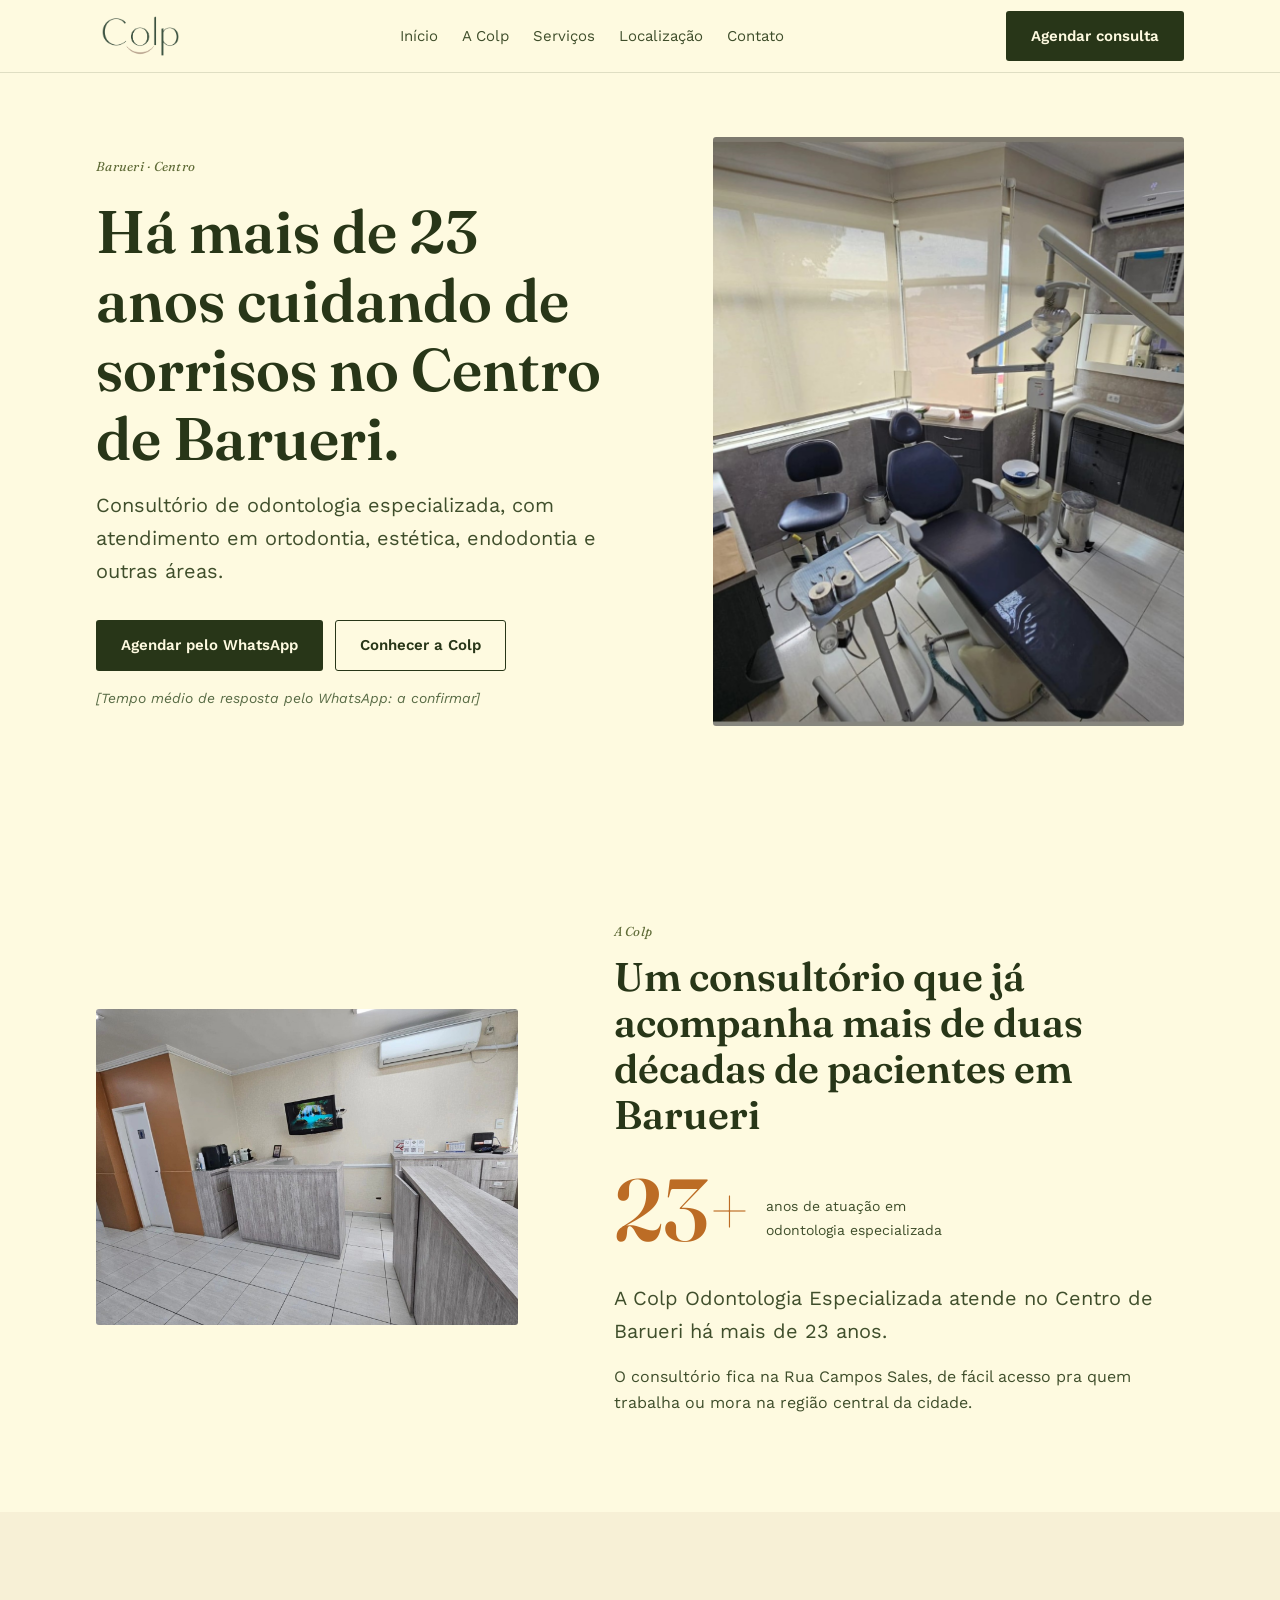
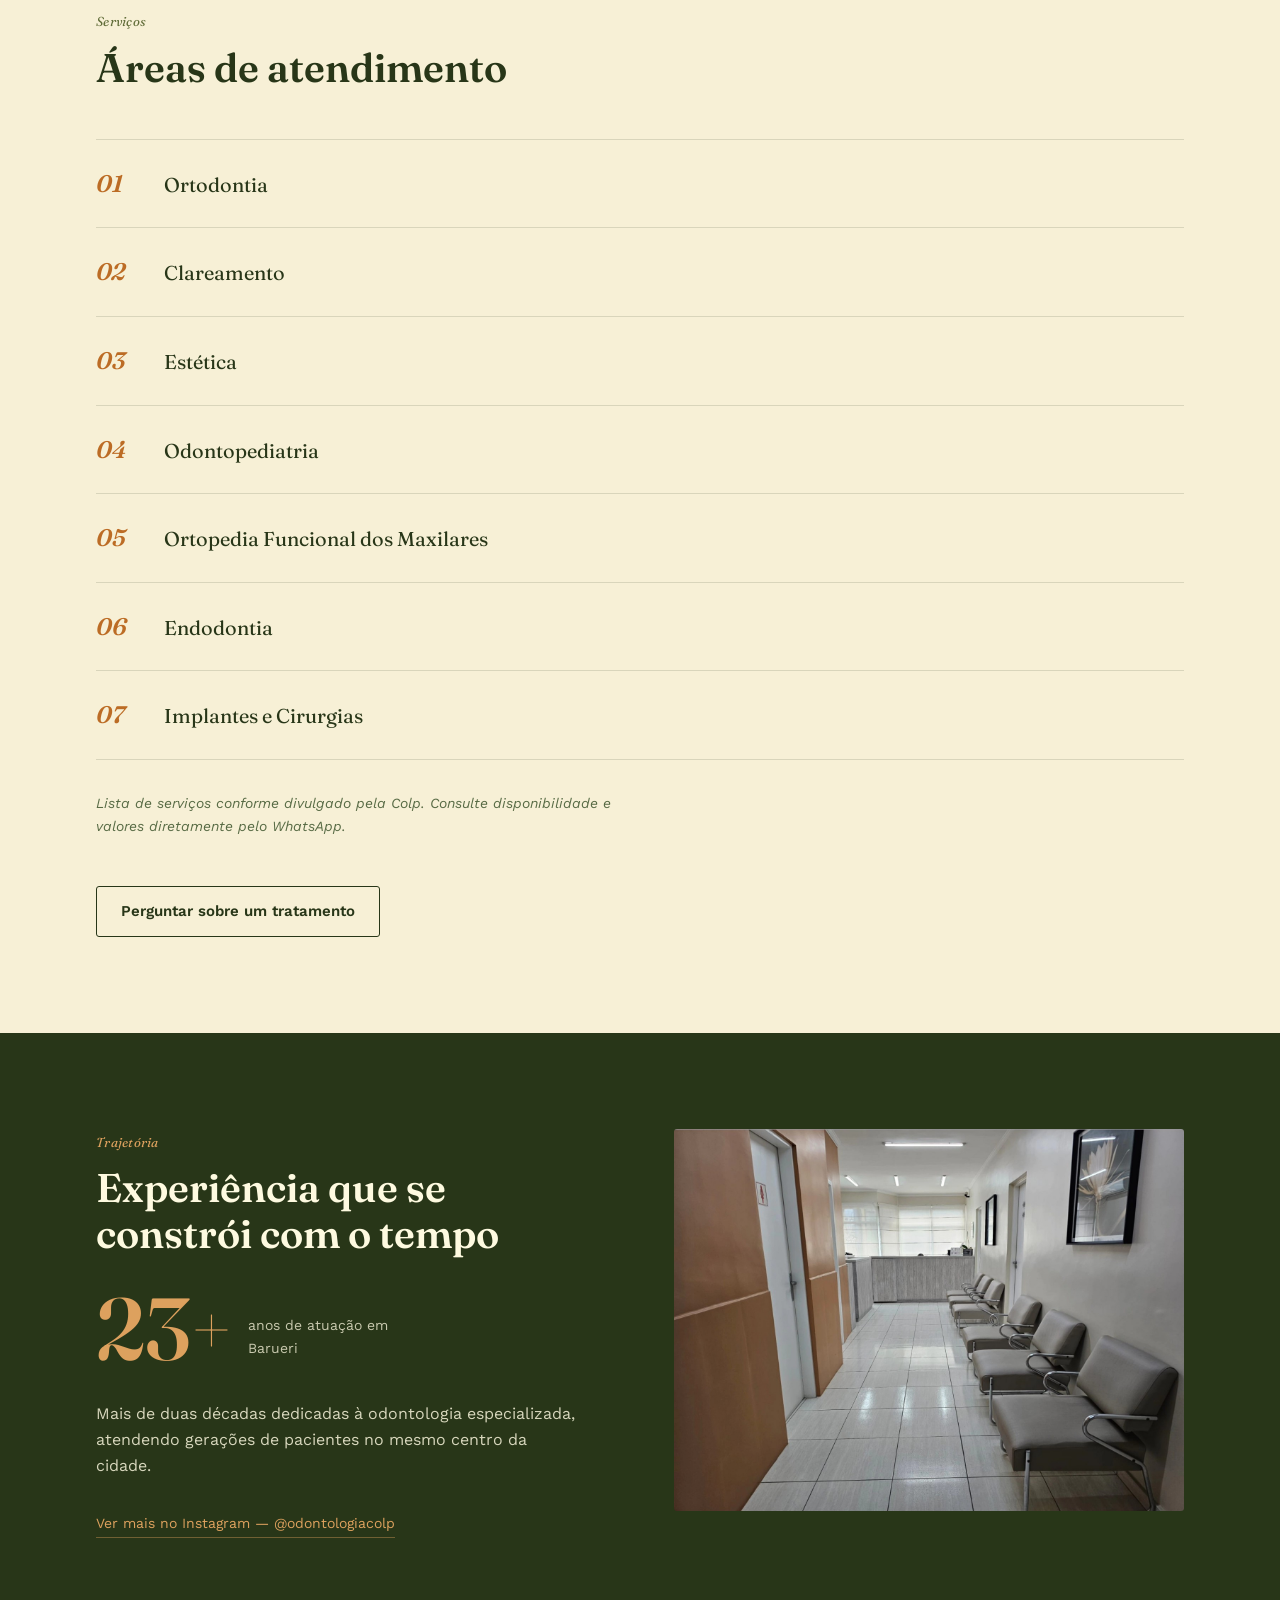
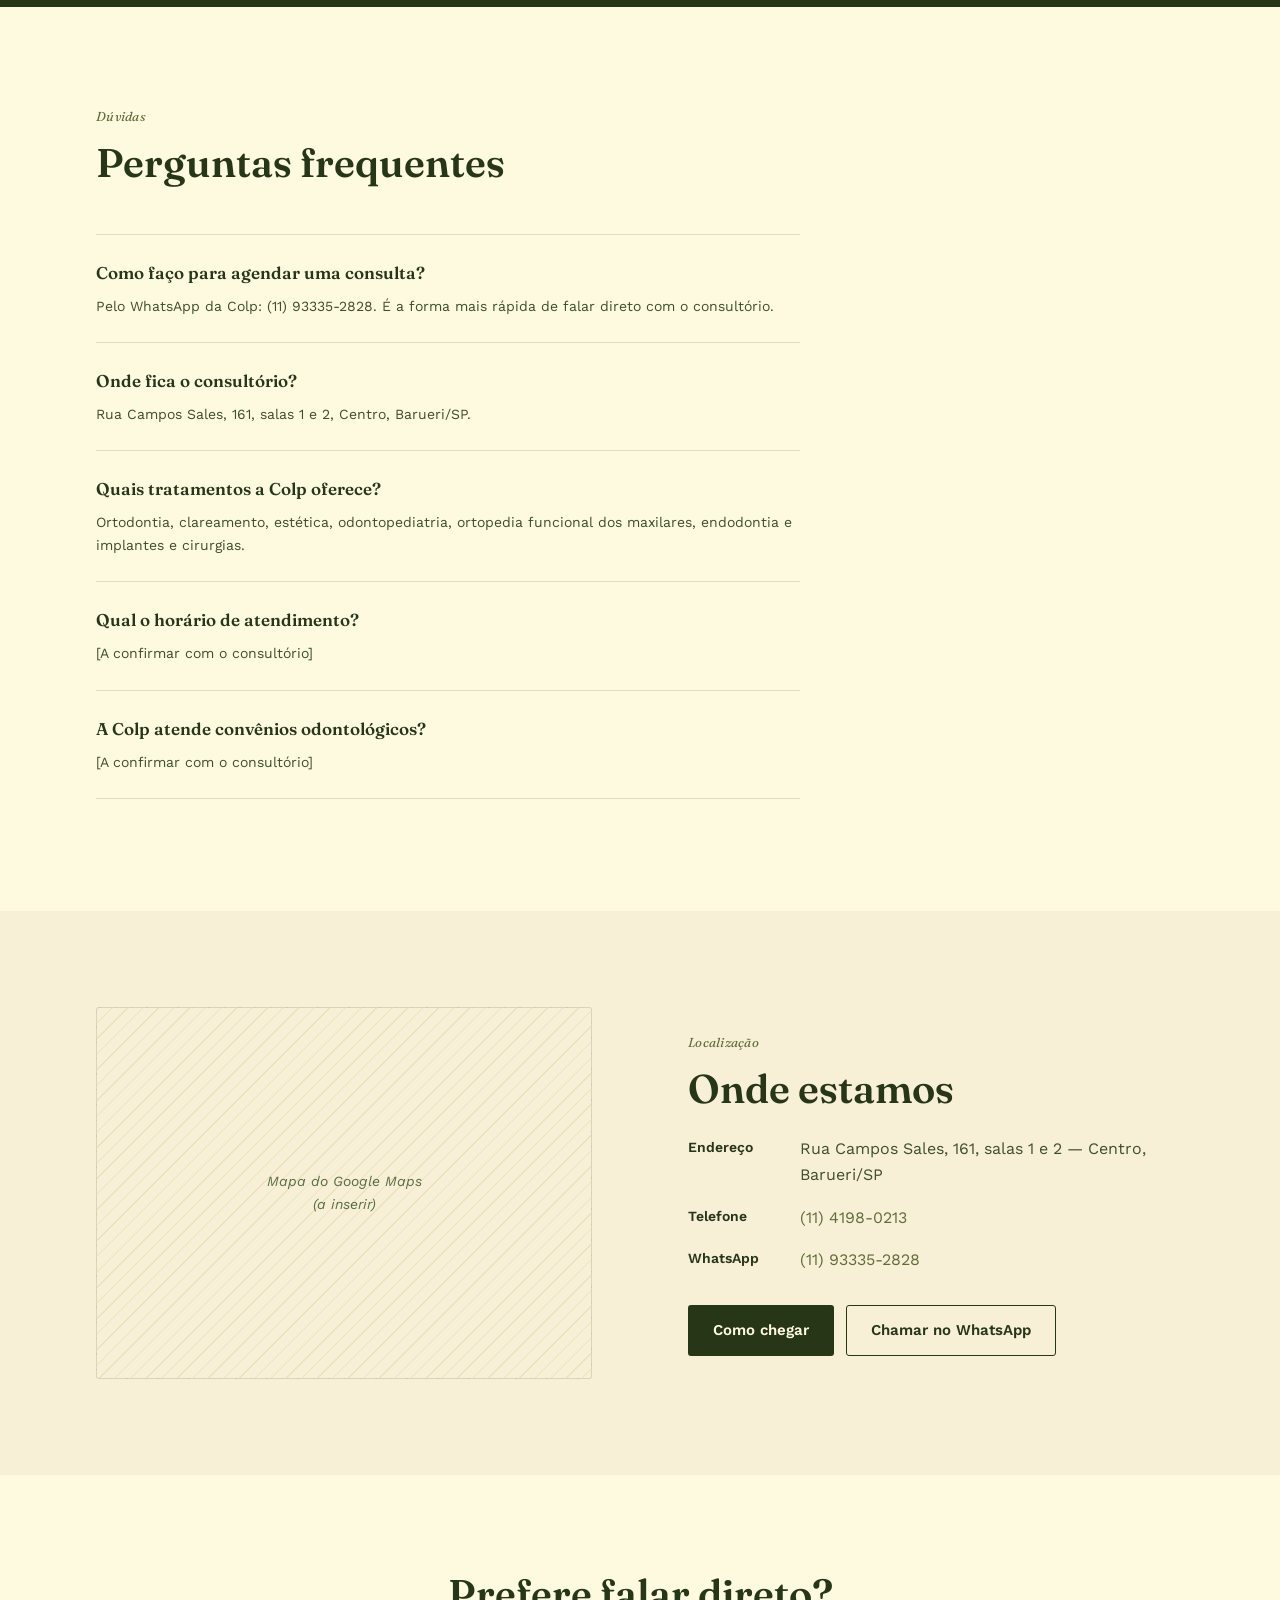
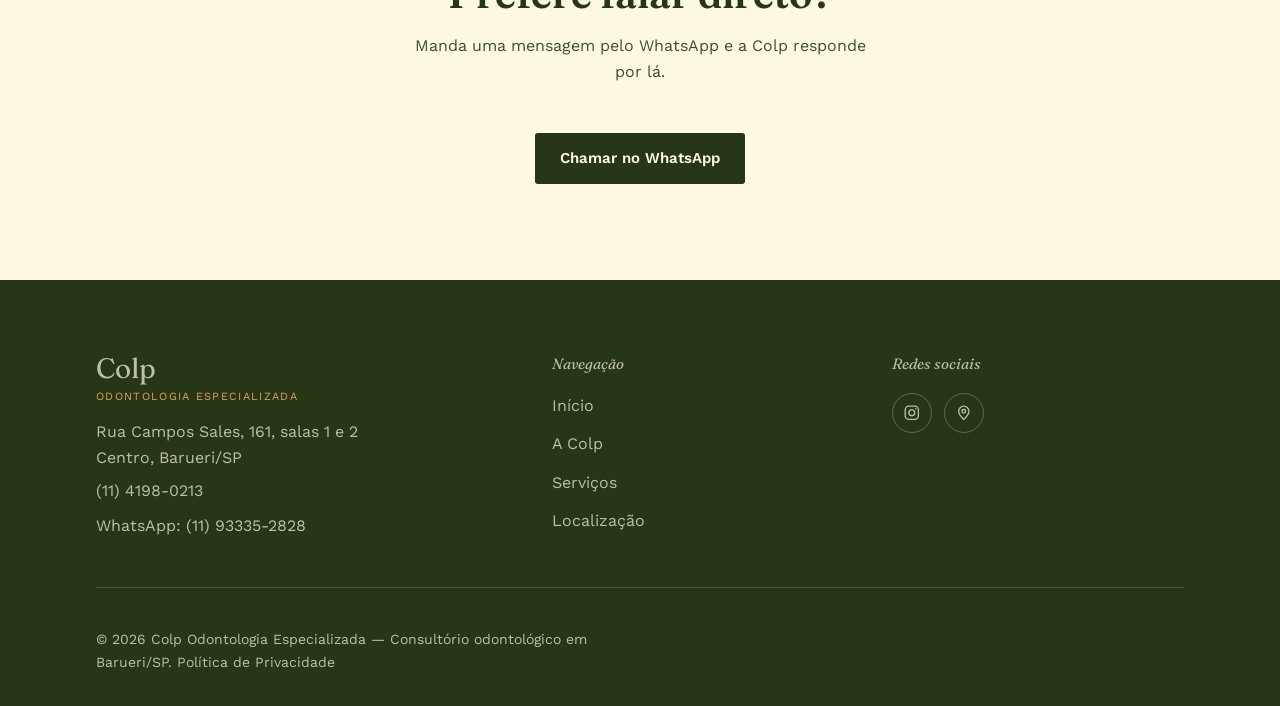
<file: index.html>
<!DOCTYPE html>
<html lang="pt-BR">
<head>
  <meta charset="UTF-8" />
  <meta name="viewport" content="width=device-width, initial-scale=1" />
  <title>Colp Odontologia Especializada | Dentista no Centro de Barueri</title>
  <meta name="description" content="Consultório de odontologia especializada no Centro de Barueri, com mais de 23 anos de atuação. Ortodontia, estética, endodontia e mais. Agende pelo WhatsApp." />
  <meta name="theme-color" content="#283618" />

  <meta property="og:type" content="website" />
  <meta property="og:title" content="Colp Odontologia Especializada | Dentista no Centro de Barueri" />
  <meta property="og:description" content="Consultório de odontologia especializada no Centro de Barueri, com mais de 23 anos de atuação. Agende pelo WhatsApp." />
  <meta property="og:locale" content="pt_BR" />
  <meta property="og:image" content="images/logo/colp-logo-full.png" />
  <meta property="og:image:width" content="1946" />
  <meta property="og:image:height" content="1691" />
  <meta name="twitter:card" content="summary" />

  <link rel="icon" href="images/logo/colp-mark.png" type="image/png" />

  <link rel="preconnect" href="https://fonts.googleapis.com" />
  <link rel="preconnect" href="https://fonts.gstatic.com" crossorigin />
  <link href="https://fonts.googleapis.com/css2?family=Work+Sans:wght@400;500;600;700&family=Fraunces:ital,wght@0,400;0,500;0,600;0,700;1,500&display=swap" rel="stylesheet" />

  <link rel="stylesheet" href="css/tokens.css?v=1" />
  <link rel="stylesheet" href="css/base.css?v=1" />
  <link rel="stylesheet" href="css/layout.css?v=1" />
  <link rel="stylesheet" href="css/components.css?v=3" />
  <link rel="stylesheet" href="css/sections.css?v=2" />

  <!--
    Google Analytics (GA4) — desligado de propósito. Não temos o Measurement
    ID real do consultório, e um ID inventado não rastreia nada. Quando
    tiver o ID real (analytics.google.com → Admin → Fluxos de dados → Web),
    troque G-XXXXXXXXXX abaixo e descomente as duas tags.

    <script async src="https://www.googletagmanager.com/gtag/js?id=G-XXXXXXXXXX"></script>
    <script>
      window.dataLayer = window.dataLayer || [];
      function gtag(){dataLayer.push(arguments);}
      gtag('js', new Date());
      gtag('config', 'G-XXXXXXXXXX');
    </script>
  -->

  <!-- Dados estruturados — só com informações reais confirmadas. -->
  <script type="application/ld+json">
  {
    "@context": "https://schema.org",
    "@type": "Dentist",
    "name": "Colp Odontologia Especializada",
    "telephone": "+551141980213",
    "address": {
      "@type": "PostalAddress",
      "streetAddress": "Rua Campos Sales, 161, salas 1 e 2",
      "addressLocality": "Barueri",
      "addressRegion": "SP",
      "addressCountry": "BR"
    },
    "sameAs": ["https://www.instagram.com/odontologiacolp/"]
  }
  </script>
</head>
<body>
  <a class="skip-link" href="#conteudo-principal">Pular para o conteúdo</a>

  <!-- ===== HEADER ===== -->
  <header class="site-header" id="topo">
    <div class="container site-header__bar">
      <a class="brand" href="#topo" aria-label="Colp Odontologia Especializada, página inicial">
        <img class="brand__mark" src="images/logo/colp-mark.png" alt="Colp Odontologia Especializada" width="119" height="57" decoding="async" fetchpriority="high" />
      </a>

      <nav class="nav-primary" aria-label="Navegação principal">
        <ul style="display:flex; gap: inherit; list-style:none; margin:0; padding:0;">
          <li><a href="#topo">Início</a></li>
          <li><a href="#sobre">A Colp</a></li>
          <li><a href="#servicos">Serviços</a></li>
          <li><a href="#localizacao">Localização</a></li>
          <li><a href="#contato">Contato</a></li>
        </ul>
      </nav>

      <div class="header-actions">
        <a class="btn btn--primary" id="cta-header" href="#" target="_blank" rel="noopener">Agendar consulta</a>
        <button class="menu-toggle" id="menu-toggle" aria-label="Abrir menu" aria-expanded="false" aria-controls="mobile-nav">
          <svg viewBox="0 0 24 24" fill="none" stroke="currentColor" stroke-width="1.8" aria-hidden="true">
            <path d="M3 6h18M3 12h18M3 18h18" stroke-linecap="round" />
          </svg>
        </button>
      </div>
    </div>
  </header>

  <div class="mobile-nav" id="mobile-nav" aria-hidden="true">
    <div class="mobile-nav__top">
      <button class="mobile-nav__close" id="mobile-nav-close" aria-label="Fechar menu">
        <svg viewBox="0 0 24 24" fill="none" stroke="currentColor" stroke-width="1.8" aria-hidden="true">
          <path d="M6 6l12 12M18 6L6 18" stroke-linecap="round" />
        </svg>
      </button>
    </div>
    <nav aria-label="Navegação mobile">
      <ul>
        <li><a href="#topo">Início</a></li>
        <li><a href="#sobre">A Colp</a></li>
        <li><a href="#servicos">Serviços</a></li>
        <li><a href="#localizacao">Localização</a></li>
        <li><a href="#contato">Contato</a></li>
      </ul>
    </nav>
    <div class="mobile-nav__footer">
      <a class="btn btn--primary btn--block" id="cta-mobile-nav" href="#" target="_blank" rel="noopener">Agendar pelo WhatsApp</a>
    </div>
  </div>

  <main id="conteudo-principal">
    <!-- ===== HERO ===== -->
    <section class="hero" aria-labelledby="hero-titulo">
      <div class="container hero__grid">
        <div class="hero__text">
          <p class="eyebrow">Barueri · Centro</p>
          <h1 id="hero-titulo">Há mais de 23 anos cuidando de sorrisos no Centro de Barueri.</h1>
          <p class="lead hero__lead">Consultório de odontologia especializada, com atendimento em ortodontia, estética, endodontia e outras áreas.</p>

          <div class="hero__actions">
            <a class="btn btn--primary" id="cta-hero" href="#" target="_blank" rel="noopener">Agendar pelo WhatsApp</a>
            <a class="btn btn--ghost" href="#sobre">Conhecer a Colp</a>
          </div>

          <p class="response-promise">[Tempo médio de resposta pelo WhatsApp: a confirmar]</p>
        </div>

        <div class="hero__photo">
          <div class="photo-real" style="aspect-ratio:4/5;">
            <img src="images/clinica/consultorio.jpg" alt="Consultório odontológico da Colp Odontologia Especializada, equipado e pronto para atendimento" loading="eager" decoding="async" onload="this.classList.add('is-loaded'); this.parentElement.classList.add('is-loaded');" />
          </div>
        </div>
      </div>
    </section>

    <!-- ===== SOBRE A COLP ===== -->
    <section class="section" id="sobre" aria-labelledby="sobre-titulo">
      <div class="container sobre__grid">
        <div class="sobre__photo">
          <div class="photo-real" style="aspect-ratio:4/3;">
            <img src="images/clinica/recepcao.jpg" alt="Recepção do consultório Colp Odontologia Especializada" loading="lazy" decoding="async" onload="this.classList.add('is-loaded'); this.parentElement.classList.add('is-loaded');" />
          </div>
        </div>

        <div class="sobre-text reveal">
          <p class="eyebrow">A Colp</p>
          <h2 id="sobre-titulo">Um consultório que já acompanha mais de duas décadas de pacientes em Barueri</h2>

          <div class="stat-years" style="margin-top: var(--space-6);">
            <span class="stat-years__number">23+</span>
            <span class="stat-years__label">anos de atuação em odontologia especializada</span>
          </div>

          <p class="lead">A Colp Odontologia Especializada atende no Centro de Barueri há mais de 23 anos.</p>
          <p>O consultório fica na Rua Campos Sales, de fácil acesso pra quem trabalha ou mora na região central da cidade.</p>
        </div>
      </div>
    </section>

    <!-- ===== SERVIÇOS ===== -->
    <section class="section section--alt" id="servicos" aria-labelledby="servicos-titulo">
      <div class="container">
        <div class="section-head">
          <p class="eyebrow">Serviços</p>
          <h2 id="servicos-titulo">Áreas de atendimento</h2>
        </div>

        <div class="servicos-list" id="servicos-list"></div>

        <p class="servicos-note">Lista de serviços conforme divulgado pela Colp. Consulte disponibilidade e valores diretamente pelo WhatsApp.</p>

        <div style="margin-top: var(--space-7);">
          <a class="btn btn--ghost" id="cta-servicos" href="#" target="_blank" rel="noopener">Perguntar sobre um tratamento</a>
        </div>
      </div>
    </section>

    <!-- ===== PRESENÇA E CONFIANÇA ===== -->
    <section class="confianca" aria-labelledby="confianca-titulo">
      <div class="container confianca__grid" style="padding-block: var(--space-9);">
        <div class="reveal">
          <p class="eyebrow">Trajetória</p>
          <h2 id="confianca-titulo">Experiência que se constrói com o tempo</h2>

          <div class="stat-years" style="margin-top: var(--space-6);">
            <span class="stat-years__number">23+</span>
            <span class="stat-years__label">anos de atuação em Barueri</span>
          </div>

          <p class="confianca__lead">Mais de duas décadas dedicadas à odontologia especializada, atendendo gerações de pacientes no mesmo centro da cidade.</p>

          <a class="confianca__link" href="https://www.instagram.com/odontologiacolp/" target="_blank" rel="noopener">
            Ver mais no Instagram — @odontologiacolp
          </a>
        </div>

        <div class="confianca__photo">
          <div class="photo-real" style="aspect-ratio:4/3;">
            <img src="images/clinica/sala-espera.jpg" alt="Sala de espera da Colp Odontologia Especializada" loading="lazy" decoding="async" onload="this.classList.add('is-loaded'); this.parentElement.classList.add('is-loaded');" />
          </div>
        </div>
      </div>
    </section>

    <!-- ===== FAQ ===== -->
    <section class="section" aria-labelledby="faq-titulo">
      <div class="container">
        <div class="section-head">
          <p class="eyebrow">Dúvidas</p>
          <h2 id="faq-titulo">Perguntas frequentes</h2>
        </div>
        <dl class="faq-list" id="faq-list"></dl>
      </div>
    </section>

    <!-- ===== LOCALIZAÇÃO ===== -->
    <section class="section section--alt" id="localizacao" aria-labelledby="local-titulo">
      <div class="container local-grid">
        <div class="map-slot">
          <div class="photo-slot">
            <p class="photo-slot__label">Mapa do Google Maps<br />(a inserir)</p>
          </div>
        </div>

        <div class="local-info reveal">
          <p class="eyebrow">Localização</p>
          <h2 id="local-titulo">Onde estamos</h2>

          <dl class="info-rows">
            <div class="info-row">
              <dt>Endereço</dt>
              <dd>Rua Campos Sales, 161, salas 1 e 2 — Centro, Barueri/SP</dd>
            </div>
            <div class="info-row">
              <dt>Telefone</dt>
              <dd><a href="tel:+551141980213">(11) 4198-0213</a></dd>
            </div>
            <div class="info-row">
              <dt>WhatsApp</dt>
              <dd><a href="#" id="local-whatsapp" target="_blank" rel="noopener">(11) 93335-2828</a></dd>
            </div>
          </dl>

          <div class="local-actions">
            <a class="btn btn--primary" id="cta-como-chegar" href="#" target="_blank" rel="noopener">Como chegar</a>
            <a class="btn btn--ghost" id="local-whatsapp-2" href="#" target="_blank" rel="noopener">Chamar no WhatsApp</a>
          </div>
        </div>
      </div>
    </section>

    <!-- ===== CTA FINAL ===== -->
    <section class="cta-final" id="contato" aria-labelledby="cta-final-titulo">
      <div class="container">
        <h2 id="cta-final-titulo">Prefere falar direto?</h2>
        <p class="cta-final__lead">Manda uma mensagem pelo WhatsApp e a Colp responde por lá.</p>
        <a class="btn btn--primary" id="cta-final" href="#" target="_blank" rel="noopener">Chamar no WhatsApp</a>
      </div>
    </section>
  </main>

  <!-- ===== FOOTER ===== -->
  <footer class="site-footer">
    <div class="container">
      <div class="footer__grid">
        <div>
          <p class="footer__brand">Colp<span>Odontologia Especializada</span></p>
          <address>
            Rua Campos Sales, 161, salas 1 e 2<br />
            Centro, Barueri/SP
          </address>
          <p><a href="tel:+551141980213">(11) 4198-0213</a></p>
          <p><a href="#" id="footer-whatsapp" target="_blank" rel="noopener">WhatsApp: (11) 93335-2828</a></p>
        </div>

        <nav class="footer__nav" aria-label="Navegação do rodapé">
          <p class="footer__heading">Navegação</p>
          <ul>
            <li><a href="#topo">Início</a></li>
            <li><a href="#sobre">A Colp</a></li>
            <li><a href="#servicos">Serviços</a></li>
            <li><a href="#localizacao">Localização</a></li>
          </ul>
        </nav>

        <div>
          <p class="footer__heading">Redes sociais</p>
          <div class="social-list">
            <a href="https://www.instagram.com/odontologiacolp/" target="_blank" rel="noopener" aria-label="Instagram da Colp Odontologia Especializada">
              <svg viewBox="0 0 24 24" fill="none" stroke="currentColor" stroke-width="1.8" aria-hidden="true">
                <rect x="3" y="3" width="18" height="18" rx="5" />
                <circle cx="12" cy="12" r="4" />
                <circle cx="17.5" cy="6.5" r="1" fill="currentColor" stroke="none" />
              </svg>
            </a>
            <a href="#" id="footer-maps" target="_blank" rel="noopener" aria-label="Como chegar no Google Maps">
              <svg viewBox="0 0 24 24" fill="none" stroke="currentColor" stroke-width="1.8" aria-hidden="true">
                <path d="M12 21s-7-6.2-7-11a7 7 0 1 1 14 0c0 4.8-7 11-7 11z" />
                <circle cx="12" cy="10" r="2.5" />
              </svg>
            </a>
          </div>
        </div>
      </div>

      <div class="footer__bottom">
        <p>&copy; <span id="ano-atual"></span> Colp Odontologia Especializada — Consultório odontológico em Barueri/SP. <a href="privacidade.html">Política de Privacidade</a></p>
      </div>
    </div>
  </footer>

  <!-- ===== BARRA FIXA MOBILE ===== -->
  <div class="mobile-bar">
    <a class="mobile-bar__whatsapp" href="#" id="mobile-bar-whatsapp" target="_blank" rel="noopener">
      <svg viewBox="0 0 24 24" fill="currentColor" aria-hidden="true"><path d="M12 2a10 10 0 0 0-8.6 15l-1 4 4.1-1a10 10 0 1 0 5.5-18zm5.8 14.3c-.2.6-1.2 1.2-1.9 1.3-.5.1-1.1.1-3.5-.9-2.9-1.2-4.8-4.2-5-4.4-.1-.2-1.2-1.6-1.2-3s.7-2.1 1-2.4c.2-.3.5-.3.7-.3h.5c.2 0 .4 0 .6.5l.8 2c.1.2.1.4 0 .6l-.4.6c-.1.2-.2.3-.1.5.4.9 1 1.7 1.8 2.3.8.7 1.6 1 1.9 1.1.2.1.4.1.5-.1l.6-.7c.2-.2.4-.2.6-.1l1.9.9c.2.1.4.2.4.4 0 .2 0 .8-.2 1.4z" /></svg>
      WhatsApp
    </a>
    <a class="mobile-bar__agendar" href="#" id="mobile-bar-agendar" target="_blank" rel="noopener">
      <svg viewBox="0 0 24 24" fill="none" stroke="currentColor" stroke-width="1.8" aria-hidden="true"><path d="M8 2v4M16 2v4M3 9h18M5 5h14a2 2 0 0 1 2 2v12a2 2 0 0 1-2 2H5a2 2 0 0 1-2-2V7a2 2 0 0 1 2-2z" /></svg>
      Agendar
    </a>
  </div>

  <script src="js/data.js?v=1"></script>
  <script src="js/main.js?v=1"></script>
</body>
</html>
</file>
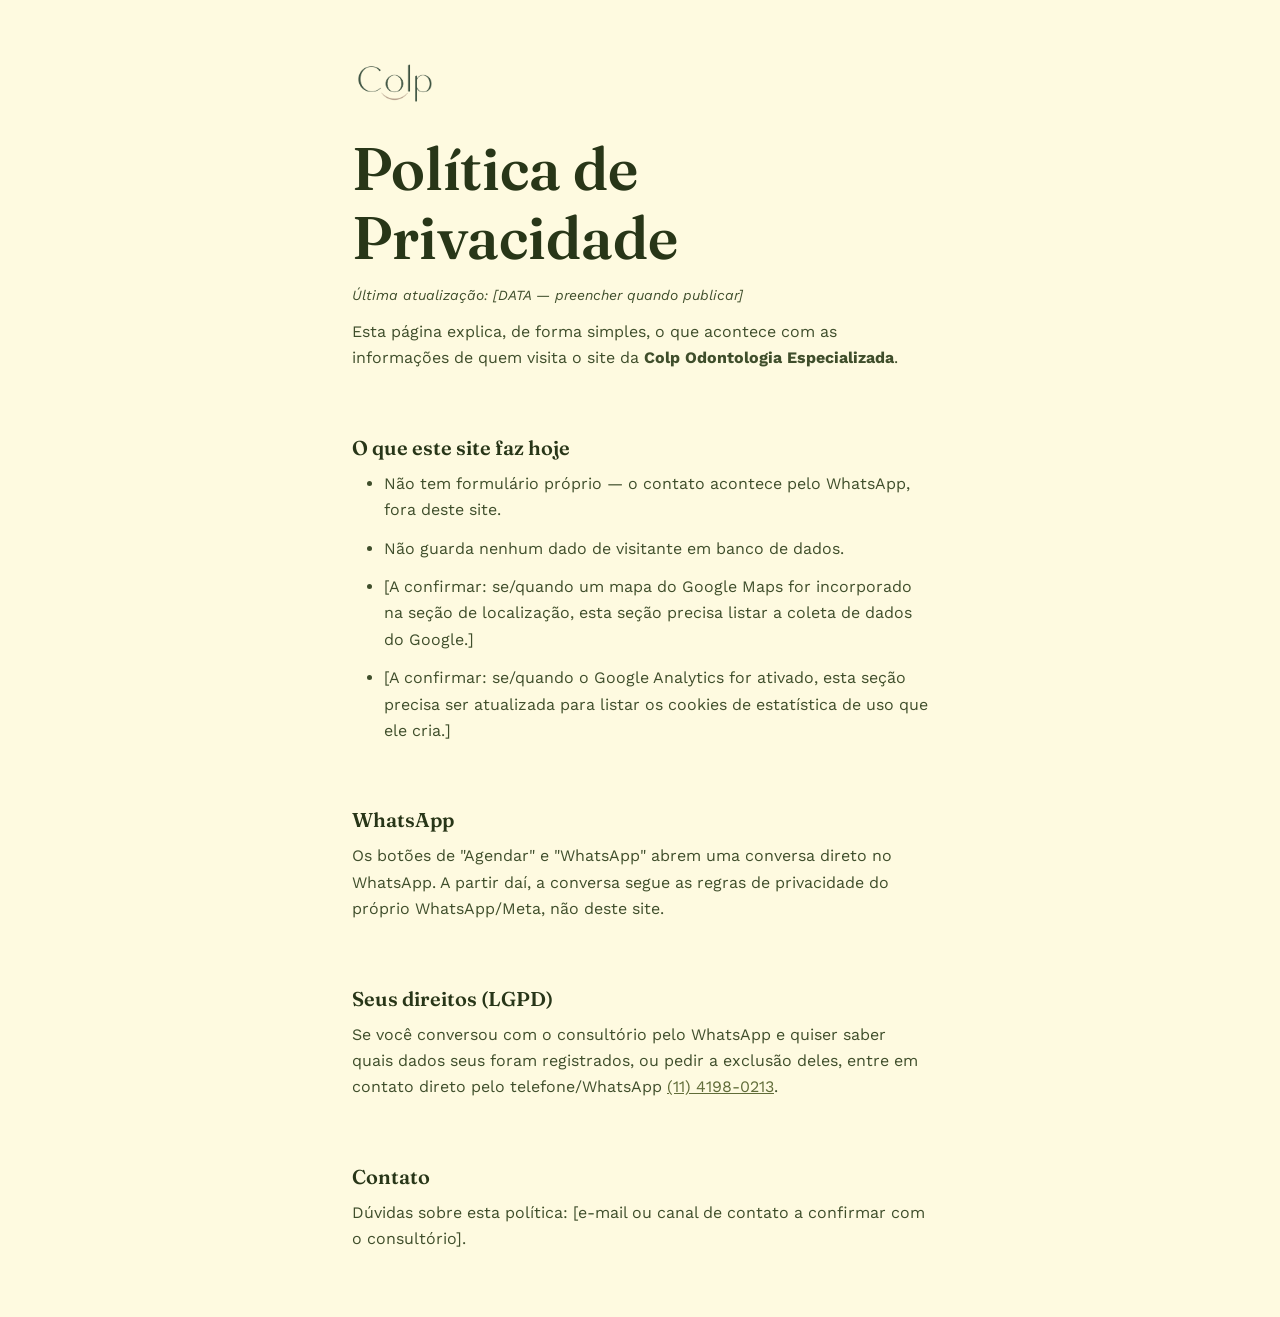
<file: privacidade.html>
<!DOCTYPE html>
<html lang="pt-BR">
<head>
  <meta charset="UTF-8" />
  <meta name="viewport" content="width=device-width, initial-scale=1" />
  <title>Política de Privacidade | Colp Odontologia Especializada</title>
  <meta name="robots" content="noindex" />
  <link rel="icon" href="images/logo/colp-mark.png" type="image/png" />

  <link rel="preconnect" href="https://fonts.googleapis.com" />
  <link rel="preconnect" href="https://fonts.gstatic.com" crossorigin />
  <link href="https://fonts.googleapis.com/css2?family=Work+Sans:wght@400;500;600;700&family=Fraunces:ital,wght@0,400;0,500;0,600;0,700;1,500&display=swap" rel="stylesheet" />

  <link rel="stylesheet" href="css/tokens.css?v=1" />
  <link rel="stylesheet" href="css/base.css?v=1" />
  <link rel="stylesheet" href="css/layout.css?v=1" />
  <link rel="stylesheet" href="css/components.css?v=3" />
  <style>
    .legal-page {
      max-width: 42rem;
      margin-inline: auto;
      padding: var(--space-8) var(--container-pad);
    }
    .legal-page h2 {
      font-size: 1.25rem;
      margin-top: var(--space-8);
      margin-bottom: var(--space-3);
    }
    .legal-page p, .legal-page li {
      color: var(--ink-700);
      margin-top: var(--space-3);
    }
    .legal-page ul { list-style: disc; padding-left: var(--space-6); }
    .legal-page a { color: var(--accent-500); }
    .legal-page__updated {
      font-size: var(--fs-small);
      color: var(--ink-500);
      font-style: italic;
    }
  </style>
</head>
<body>
  <main class="legal-page">
    <a href="index.html" aria-label="Voltar para a página inicial da Colp Odontologia Especializada" style="display:inline-flex; align-items:center; gap:0.5rem; text-decoration:none; margin-bottom: var(--space-6);">
      <img src="images/logo/colp-mark.png" alt="" width="80" height="38" />
    </a>

    <h1>Política de Privacidade</h1>
    <p class="legal-page__updated">Última atualização: [DATA — preencher quando publicar]</p>

    <p>
      Esta página explica, de forma simples, o que acontece com as
      informações de quem visita o site da <strong>Colp Odontologia Especializada</strong>.
    </p>

    <h2>O que este site faz hoje</h2>
    <ul>
      <li>Não tem formulário próprio — o contato acontece pelo WhatsApp, fora deste site.</li>
      <li>Não guarda nenhum dado de visitante em banco de dados.</li>
      <li>[A confirmar: se/quando um mapa do Google Maps for incorporado na seção de localização, esta seção precisa listar a coleta de dados do Google.]</li>
      <li>[A confirmar: se/quando o Google Analytics for ativado, esta seção precisa ser atualizada para listar os cookies de estatística de uso que ele cria.]</li>
    </ul>

    <h2>WhatsApp</h2>
    <p>
      Os botões de "Agendar" e "WhatsApp" abrem uma conversa direto no
      WhatsApp. A partir daí, a conversa segue as regras de privacidade do
      próprio WhatsApp/Meta, não deste site.
    </p>

    <h2>Seus direitos (LGPD)</h2>
    <p>
      Se você conversou com o consultório pelo WhatsApp e quiser saber quais
      dados seus foram registrados, ou pedir a exclusão deles, entre em
      contato direto pelo telefone/WhatsApp
      <a href="tel:+551141980213">(11) 4198-0213</a>.
    </p>

    <h2>Contato</h2>
    <p>
      Dúvidas sobre esta política: [e-mail ou canal de contato a confirmar
      com o consultório].
    </p>
  </main>
</body>
</html>
</file>
<file: css/tokens.css>
/**
 * Design tokens — Colp Odontologia Especializada
 * Paleta fiel à identidade visual real (logo enviado pelo cliente + paleta
 * "Olive Garden Feast" do Coolors que bate com o logo): verde-oliva escuro
 * como cor de identidade, oliva claro como secundária, creme como base,
 * dourado e terracota como acentos controlados.
 * Tipografia Fraunces (serifada, quente, com personalidade) + Work Sans
 * (legível, neutra) — combinação distinta de outros sites do portfólio.
 */

:root {
  /* Base — creme, como o fundo do logo */
  --paper-050: #fefae0;
  --paper-100: #ffffff;
  --paper-200: #f7f0d6;
  --paper-300: #ede0bd;

  /* Verde-oliva — identidade principal (do logo) */
  --ink-900: #283618;
  --ink-700: #3f4e2b;
  --ink-500: #586b45;
  --ink-on-dark: #fefae0;

  /* Oliva claro — secundária */
  --accent-500: #606c38;
  --accent-600: #4b5529;
  --accent-tint: #eef0e0;

  /* Dourado e terracota — acentos controlados */
  --gold-500: #dda15e;
  --rust-600: #bc6c25;

  /* Tipografia */
  --font-display: "Fraunces", "Georgia", serif;
  --font-body: "Work Sans", "Helvetica Neue", Arial, sans-serif;

  --fs-body: 1rem;
  --fs-small: 0.875rem;
  --fs-eyebrow: 0.8125rem;
  --fs-h1: clamp(2.25rem, 4.5vw + 1rem, 3.75rem);
  --fs-h2: clamp(1.75rem, 3vw + 1rem, 2.5rem);
  --fs-h3: clamp(1.25rem, 1.5vw + 1rem, 1.5rem);
  --fs-lead: clamp(1.0625rem, 1vw + 0.9rem, 1.25rem);

  --lh-body: 1.65;
  --lh-heading: 1.15;

  /* Espaçamento — escala 4px */
  --space-1: 0.25rem;
  --space-2: 0.5rem;
  --space-3: 0.75rem;
  --space-4: 1rem;
  --space-5: 1.5rem;
  --space-6: 2rem;
  --space-7: 3rem;
  --space-8: 4rem;
  --space-9: 6rem;
  --space-10: 8rem;

  --container-max: 74rem;
  --container-pad: var(--space-4);

  --radius-sm: 3px;
  --radius-md: 6px;
  --border-hairline: 1px solid rgba(40, 54, 24, 0.14);
  --border-hairline-strong: 1px solid rgba(40, 54, 24, 0.24);

  --ease-standard: cubic-bezier(0.4, 0, 0.2, 1);
  --duration-fast: 180ms;
  --duration-base: 280ms;

  --touch-target: 44px;

  --z-header: 50;
  --z-overlay: 60;
  --z-mobilebar: 40;
}

@media (min-width: 48rem) {
  :root {
    --container-pad: var(--space-6);
  }
}

@media (min-width: 64rem) {
  :root {
    --container-pad: var(--space-7);
  }
}
</file>
<file: css/base.css>
/* Transição suave entre páginas em navegadores que suportam (progressive
   enhancement — ignorado sem erro onde não suportado). */
@view-transition {
  navigation: auto;
}

*,
*::before,
*::after {
  box-sizing: border-box;
}

html {
  -webkit-text-size-adjust: 100%;
  scroll-behavior: smooth;
}

@media (prefers-reduced-motion: reduce) {
  html {
    scroll-behavior: auto;
  }
  *,
  *::before,
  *::after {
    animation-duration: 0.01ms !important;
    animation-iteration-count: 1 !important;
    transition-duration: 0.01ms !important;
    scroll-behavior: auto !important;
  }
}

body {
  margin: 0;
  background: var(--paper-050);
  color: var(--ink-700);
  font-family: var(--font-body);
  font-size: var(--fs-body);
  line-height: var(--lh-body);
  -webkit-font-smoothing: antialiased;
}

img,
picture,
video {
  max-width: 100%;
  display: block;
}

h1,
h2,
h3,
h4 {
  font-family: var(--font-display);
  color: var(--ink-900);
  line-height: var(--lh-heading);
  font-weight: 600;
  margin: 0;
}

h1 { font-size: var(--fs-h1); }
h2 { font-size: var(--fs-h2); }
h3 { font-size: var(--fs-h3); }

p {
  margin: 0;
  max-width: 60ch;
}

a { color: inherit; }

ul {
  margin: 0;
  padding: 0;
  list-style: none;
}

button {
  font: inherit;
  color: inherit;
}

a:focus-visible,
button:focus-visible,
input:focus-visible,
[tabindex]:focus-visible {
  outline: 2px solid var(--accent-500);
  outline-offset: 3px;
  border-radius: var(--radius-sm);
}

.visually-hidden {
  position: absolute;
  width: 1px;
  height: 1px;
  padding: 0;
  margin: -1px;
  overflow: hidden;
  clip: rect(0, 0, 0, 0);
  white-space: nowrap;
  border: 0;
}

.skip-link {
  position: absolute;
  left: var(--space-4);
  top: -3rem;
  background: var(--ink-900);
  color: var(--ink-on-dark);
  padding: var(--space-2) var(--space-4);
  border-radius: var(--radius-sm);
  z-index: 100;
  transition: top var(--duration-fast) var(--ease-standard);
}

.skip-link:focus {
  top: var(--space-4);
}

.eyebrow {
  display: inline-block;
  font-family: var(--font-display);
  font-style: italic;
  font-size: var(--fs-eyebrow);
  letter-spacing: 0.02em;
  color: var(--accent-500);
  margin-bottom: var(--space-3);
}

.lead {
  font-size: var(--fs-lead);
  color: var(--ink-700);
}

.reveal {
  opacity: 0;
  transform: translateY(14px);
  transition: opacity var(--duration-base) var(--ease-standard),
    transform var(--duration-base) var(--ease-standard);
}

.reveal.is-visible {
  opacity: 1;
  transform: translateY(0);
}
</file>
<file: css/layout.css>
.container {
  width: 100%;
  max-width: var(--container-max);
  margin-inline: auto;
  padding-inline: var(--container-pad);
}

.section {
  padding-block: var(--space-9);
}

.section--tight {
  padding-block: var(--space-8);
}

.section--alt {
  background: var(--paper-200);
}

.section-head {
  max-width: 38rem;
  margin-bottom: var(--space-7);
}

.section-head--center {
  margin-inline: auto;
  text-align: center;
}

.split {
  display: grid;
  gap: var(--space-7);
  align-items: center;
}

@media (min-width: 64rem) {
  .split {
    grid-template-columns: 1fr 1fr;
    gap: var(--space-9);
  }

  .split--reverse > :first-child {
    order: 2;
  }
}

/* Espaço reservado no rodapé pra barra fixa mobile não cobrir conteúdo */
@media (max-width: 47.9375rem) {
  body {
    padding-bottom: 4rem;
  }
}
</file>
<file: css/components.css>
/* ===== Header ===== */
.site-header {
  position: sticky;
  top: 0;
  z-index: var(--z-header);
  background: rgba(254, 250, 224, 0.92);
  border-bottom: var(--border-hairline);
  transition: box-shadow var(--duration-base) var(--ease-standard),
    background-color var(--duration-base) var(--ease-standard);
}

.site-header.is-scrolled {
  background: var(--paper-050);
  box-shadow: 0 4px 16px rgba(40, 54, 24, 0.1);
}

.site-header__bar {
  display: flex;
  align-items: center;
  justify-content: space-between;
  gap: var(--space-4);
  height: 4.5rem;
}

.brand {
  display: flex;
  align-items: center;
  text-decoration: none;
  flex-shrink: 0;
}

.brand__mark {
  height: 2.5rem;
  width: auto;
}

.footer__brand {
  font-family: var(--font-display);
  font-size: 1.75rem;
  color: var(--ink-on-dark);
  margin-bottom: var(--space-4);
  display: flex;
  flex-direction: column;
  line-height: 1.2;
}

.footer__brand span {
  font-family: var(--font-body);
  font-size: 0.6875rem;
  letter-spacing: 0.12em;
  text-transform: uppercase;
  color: var(--gold-500);
  margin-top: var(--space-1);
}

/* ===== Foto real com carregamento suave (skeleton -> fade-in) ===== */
.photo-real {
  position: relative;
  width: 100%;
  height: 100%;
  overflow: hidden;
  border-radius: var(--radius-sm);
  background: linear-gradient(90deg, var(--paper-200) 25%, var(--paper-300) 37%, var(--paper-200) 63%);
  background-size: 400% 100%;
  animation: photo-shimmer 1.4s ease infinite;
}

.photo-real.is-loaded {
  animation: none;
  background: none;
}

.photo-real img {
  width: 100%;
  height: 100%;
  object-fit: cover;
  opacity: 0;
  transition: opacity var(--duration-base) var(--ease-standard);
}

.photo-real img.is-loaded {
  opacity: 1;
}

@keyframes photo-shimmer {
  0% { background-position: 100% 50%; }
  100% { background-position: 0 50%; }
}

.nav-primary {
  display: none;
}

@media (min-width: 64rem) {
  .nav-primary {
    display: flex;
    align-items: center;
    gap: var(--space-5);
  }

  .nav-primary a {
    text-decoration: none;
    font-size: 0.9375rem;
    color: var(--ink-700);
    white-space: nowrap;
    position: relative;
    padding-block: var(--space-1);
  }

  .nav-primary a::after {
    content: "";
    position: absolute;
    left: 0;
    right: 0;
    bottom: -2px;
    height: 1px;
    background: var(--accent-500);
    transform: scaleX(0);
    transform-origin: left;
    transition: transform var(--duration-fast) var(--ease-standard);
  }

  .nav-primary a:hover::after,
  .nav-primary a:focus-visible::after {
    transform: scaleX(1);
  }
}

.header-actions {
  display: flex;
  align-items: center;
  gap: var(--space-3);
}

.menu-toggle {
  display: inline-flex;
  align-items: center;
  justify-content: center;
  width: 2.75rem;
  height: 2.75rem;
  background: transparent;
  border: var(--border-hairline-strong);
  border-radius: var(--radius-sm);
  cursor: pointer;
}

.menu-toggle svg {
  width: 1.5rem;
  height: 1.5rem;
}

@media (min-width: 64rem) {
  .menu-toggle { display: none; }
}

.mobile-nav {
  position: fixed;
  inset: 0;
  z-index: var(--z-overlay);
  background: var(--paper-050);
  display: flex;
  flex-direction: column;
  padding: var(--space-5) var(--container-pad) var(--space-7);
  transform: translateX(100%);
  transition: transform var(--duration-base) var(--ease-standard);
}

.mobile-nav.is-open {
  transform: translateX(0);
}

.mobile-nav__top {
  display: flex;
  justify-content: flex-end;
  margin-bottom: var(--space-6);
}

.mobile-nav__close {
  width: 2.75rem;
  height: 2.75rem;
  border: var(--border-hairline-strong);
  border-radius: var(--radius-sm);
  background: none;
  cursor: pointer;
}

.mobile-nav ul {
  display: flex;
  flex-direction: column;
  gap: var(--space-5);
}

.mobile-nav nav a {
  text-decoration: none;
  font-family: var(--font-display);
  font-size: 1.5rem;
  color: var(--ink-900);
}

.mobile-nav__footer {
  margin-top: auto;
  padding-top: var(--space-6);
  border-top: var(--border-hairline);
  display: flex;
  flex-direction: column;
  gap: var(--space-3);
}

@media (min-width: 64rem) {
  .mobile-nav { display: none; }
}

/* ===== Botões ===== */
.btn {
  display: inline-flex;
  align-items: center;
  justify-content: center;
  gap: var(--space-2);
  min-height: 44px;
  padding: var(--space-3) var(--space-5);
  border-radius: var(--radius-sm);
  font-size: 0.9375rem;
  font-weight: 600;
  text-decoration: none;
  white-space: nowrap;
  border: 1px solid transparent;
  cursor: pointer;
  transition: background-color var(--duration-fast) var(--ease-standard),
    border-color var(--duration-fast) var(--ease-standard),
    color var(--duration-fast) var(--ease-standard);
}

.btn--primary {
  background: var(--ink-900);
  color: var(--ink-on-dark);
}
.btn--primary:hover, .btn--primary:focus-visible { background: var(--accent-600); }

.btn--ghost {
  background: transparent;
  border-color: var(--ink-900);
  color: var(--ink-900);
}
.btn--ghost:hover, .btn--ghost:focus-visible {
  background: var(--ink-900);
  color: var(--ink-on-dark);
}

.btn--sm {
  padding: var(--space-2) var(--space-4);
  font-size: 0.875rem;
  min-height: 40px;
}

.btn--block { width: 100%; }

/* ===== Placeholder de fotografia ===== */
.photo-slot {
  position: relative;
  width: 100%;
  height: 100%;
  min-height: 12rem;
  border-radius: var(--radius-sm);
  background: repeating-linear-gradient(
    135deg,
    var(--paper-200),
    var(--paper-200) 10px,
    var(--paper-300) 10px,
    var(--paper-300) 11px
  );
  display: flex;
  align-items: center;
  justify-content: center;
  text-align: center;
  padding: var(--space-4);
  border: var(--border-hairline);
}

.photo-slot__label {
  font-size: var(--fs-small);
  color: var(--ink-500);
  font-style: italic;
  max-width: 16rem;
}

.divider {
  width: 3rem;
  height: 2px;
  background: var(--gold-500);
  border: none;
  margin: 0 0 var(--space-4);
}

/* ===== Barra fixa mobile: WhatsApp + Agendar ===== */
.mobile-bar {
  position: fixed;
  bottom: 0;
  left: 0;
  right: 0;
  z-index: var(--z-mobilebar);
  display: grid;
  grid-template-columns: 1fr 1fr;
  background: var(--paper-050);
  border-top: var(--border-hairline-strong);
  box-shadow: 0 -4px 16px rgba(40, 54, 24, 0.14);
}

.mobile-bar a {
  display: flex;
  align-items: center;
  justify-content: center;
  gap: var(--space-2);
  min-height: 3.5rem;
  text-decoration: none;
  font-size: 0.875rem;
  font-weight: 600;
}

.mobile-bar__whatsapp {
  color: var(--ink-900);
  border-right: var(--border-hairline);
}

.mobile-bar__agendar {
  background: var(--ink-900);
  color: var(--ink-on-dark);
}

.mobile-bar svg {
  width: 1.1rem;
  height: 1.1rem;
}

@media (min-width: 48rem) {
  .mobile-bar { display: none; }
}
</file>
<file: css/sections.css>
/* ===== HERO ===== */
.hero {
  padding-block: var(--space-8) var(--space-9);
}

.hero__grid {
  display: grid;
  gap: var(--space-7);
}

@media (min-width: 64rem) {
  .hero__grid {
    grid-template-columns: 1.05fr 0.95fr;
    align-items: center;
    gap: var(--space-9);
  }
}

.hero__text h1 { margin-top: var(--space-2); }

.hero__lead {
  margin-top: var(--space-4);
  max-width: 34rem;
}

.hero__actions {
  display: flex;
  flex-wrap: wrap;
  gap: var(--space-3);
  margin-top: var(--space-6);
}

.response-promise {
  margin-top: var(--space-4);
  font-size: var(--fs-small);
  color: var(--ink-500);
  font-style: italic;
}

.hero__photo {
  order: -1;
  aspect-ratio: 4 / 3;
}

@media (min-width: 64rem) {
  .hero__photo {
    order: 0;
    aspect-ratio: 4 / 5;
  }
}

/* ===== Sobre a Colp — composição editorial com número de anos ===== */
.sobre__grid {
  display: grid;
  gap: var(--space-7);
}

@media (min-width: 56rem) {
  .sobre__grid {
    grid-template-columns: 0.85fr 1.15fr;
    gap: var(--space-9);
    align-items: center;
  }
}

.sobre__photo {
  aspect-ratio: 4 / 3;
}

.stat-years {
  display: flex;
  align-items: flex-end;
  gap: var(--space-4);
  margin-bottom: var(--space-6);
}

.stat-years__number {
  font-family: var(--font-display);
  font-size: clamp(3.5rem, 7vw, 5.5rem);
  line-height: 0.9;
  color: var(--rust-600);
  font-weight: 600;
}

.stat-years__label {
  font-size: var(--fs-small);
  color: var(--ink-700);
  max-width: 12rem;
  padding-bottom: var(--space-2);
}

.sobre-text .lead { margin-top: var(--space-4); }

.sobre-text p + p { margin-top: var(--space-4); }

/* ===== Serviços — lista editorial, sem cards ===== */
.servicos-list {
  border-top: var(--border-hairline);
}

.servico-row {
  display: grid;
  grid-template-columns: auto 1fr;
  align-items: baseline;
  gap: var(--space-5);
  padding-block: var(--space-5);
  border-bottom: var(--border-hairline);
}

.servico-row__index {
  font-family: var(--font-display);
  font-style: italic;
  font-weight: 600;
  font-size: 1.5rem;
  color: var(--rust-600);
  min-width: 2.75rem;
}

.servico-row__nome {
  font-family: var(--font-display);
  font-size: 1.25rem;
  color: var(--ink-900);
}

.servicos-note {
  margin-top: var(--space-6);
  font-size: var(--fs-small);
  color: var(--ink-500);
  font-style: italic;
}

/* ===== Presença e confiança ===== */
.confianca {
  background: var(--ink-900);
  color: var(--paper-050);
}

.confianca h2 { color: var(--paper-050); }
.confianca .eyebrow { color: var(--gold-500); }

.confianca__grid {
  display: grid;
  gap: var(--space-8);
}

@media (min-width: 56rem) {
  .confianca__grid {
    grid-template-columns: 1fr 1fr;
    gap: var(--space-9);
  }
}

.confianca__lead {
  color: rgba(254, 250, 224, 0.82);
  margin-top: var(--space-4);
}

.confianca__photo {
  aspect-ratio: 4 / 3;
}

.confianca .stat-years__number { color: var(--gold-500); }
.confianca .stat-years__label { color: rgba(254, 250, 224, 0.75); }

.confianca__link {
  display: inline-flex;
  align-items: center;
  gap: var(--space-2);
  margin-top: var(--space-6);
  color: var(--gold-500);
  text-decoration: none;
  font-size: var(--fs-small);
  border-bottom: 1px solid rgba(221, 161, 94, 0.4);
  padding-bottom: 2px;
}

.confianca__link:hover { border-color: var(--gold-500); }

/* ===== FAQ ===== */
.faq-list {
  display: grid;
  gap: 0;
  max-width: 44rem;
}

.faq-item {
  padding-block: var(--space-5);
  border-bottom: var(--border-hairline);
}

.faq-item:first-child {
  border-top: var(--border-hairline);
}

.faq-item dt {
  font-family: var(--font-display);
  font-weight: 600;
  font-size: 1.0625rem;
  color: var(--ink-900);
}

.faq-item dd {
  margin: var(--space-2) 0 0;
  color: var(--ink-700);
  font-size: var(--fs-small);
}

/* ===== Localização ===== */
.local-grid {
  display: grid;
  gap: var(--space-7);
}

@media (min-width: 56rem) {
  .local-grid {
    grid-template-columns: 1fr 1fr;
    gap: var(--space-9);
    align-items: center;
  }
}

.map-slot .photo-slot { aspect-ratio: 4 / 3; }

.info-rows {
  margin: var(--space-5) 0 0;
  display: grid;
  gap: var(--space-4);
}

.info-row {
  display: flex;
  gap: var(--space-4);
}

.info-row dt {
  width: 6rem;
  flex-shrink: 0;
  font-weight: 600;
  color: var(--ink-900);
  font-size: var(--fs-small);
}

.info-row dd {
  margin: 0;
  color: var(--ink-700);
}

.info-row a {
  text-decoration: none;
  color: var(--accent-500);
}

.local-actions {
  display: flex;
  flex-wrap: wrap;
  gap: var(--space-3);
  margin-top: var(--space-6);
}

/* ===== CTA final ===== */
.cta-final {
  padding-block: var(--space-9);
  text-align: center;
}

.cta-final__lead {
  margin: var(--space-4) auto 0;
  max-width: 30rem;
  color: var(--ink-700);
}

.cta-final .btn { margin-top: var(--space-7); }

/* ===== Footer ===== */
.site-footer {
  background: var(--ink-900);
  color: rgba(254, 250, 224, 0.7);
  padding-block: var(--space-8) var(--space-6);
}

.site-footer a { text-decoration: none; color: inherit; }

.site-footer address {
  font-style: normal;
  margin-top: var(--space-4);
  color: rgba(254, 250, 224, 0.7);
  line-height: 1.6;
}

.site-footer p {
  margin-top: var(--space-2);
  color: rgba(254, 250, 224, 0.7);
}

.footer__grid {
  display: grid;
  gap: var(--space-7);
  padding-bottom: var(--space-7);
  border-bottom: 1px solid rgba(254, 250, 224, 0.15);
}

@media (min-width: 48rem) {
  .footer__grid { grid-template-columns: 1.4fr 1fr 1fr; }
}

.footer__heading {
  font-family: var(--font-display);
  font-style: italic;
  font-size: 0.9375rem;
  color: rgba(254, 250, 224, 0.6);
  margin-bottom: var(--space-4);
}

.footer__nav ul {
  display: flex;
  flex-direction: column;
  gap: var(--space-3);
}

.social-list {
  display: flex;
  gap: var(--space-3);
}

.social-list a {
  display: inline-flex;
  align-items: center;
  justify-content: center;
  width: 2.5rem;
  height: 2.5rem;
  border: 1px solid rgba(254, 250, 224, 0.25);
  border-radius: 50%;
}

.social-list svg { width: 1.1rem; height: 1.1rem; }

.footer__bottom {
  padding-top: var(--space-6);
  font-size: var(--fs-small);
  color: rgba(254, 250, 224, 0.6);
}
</file>
